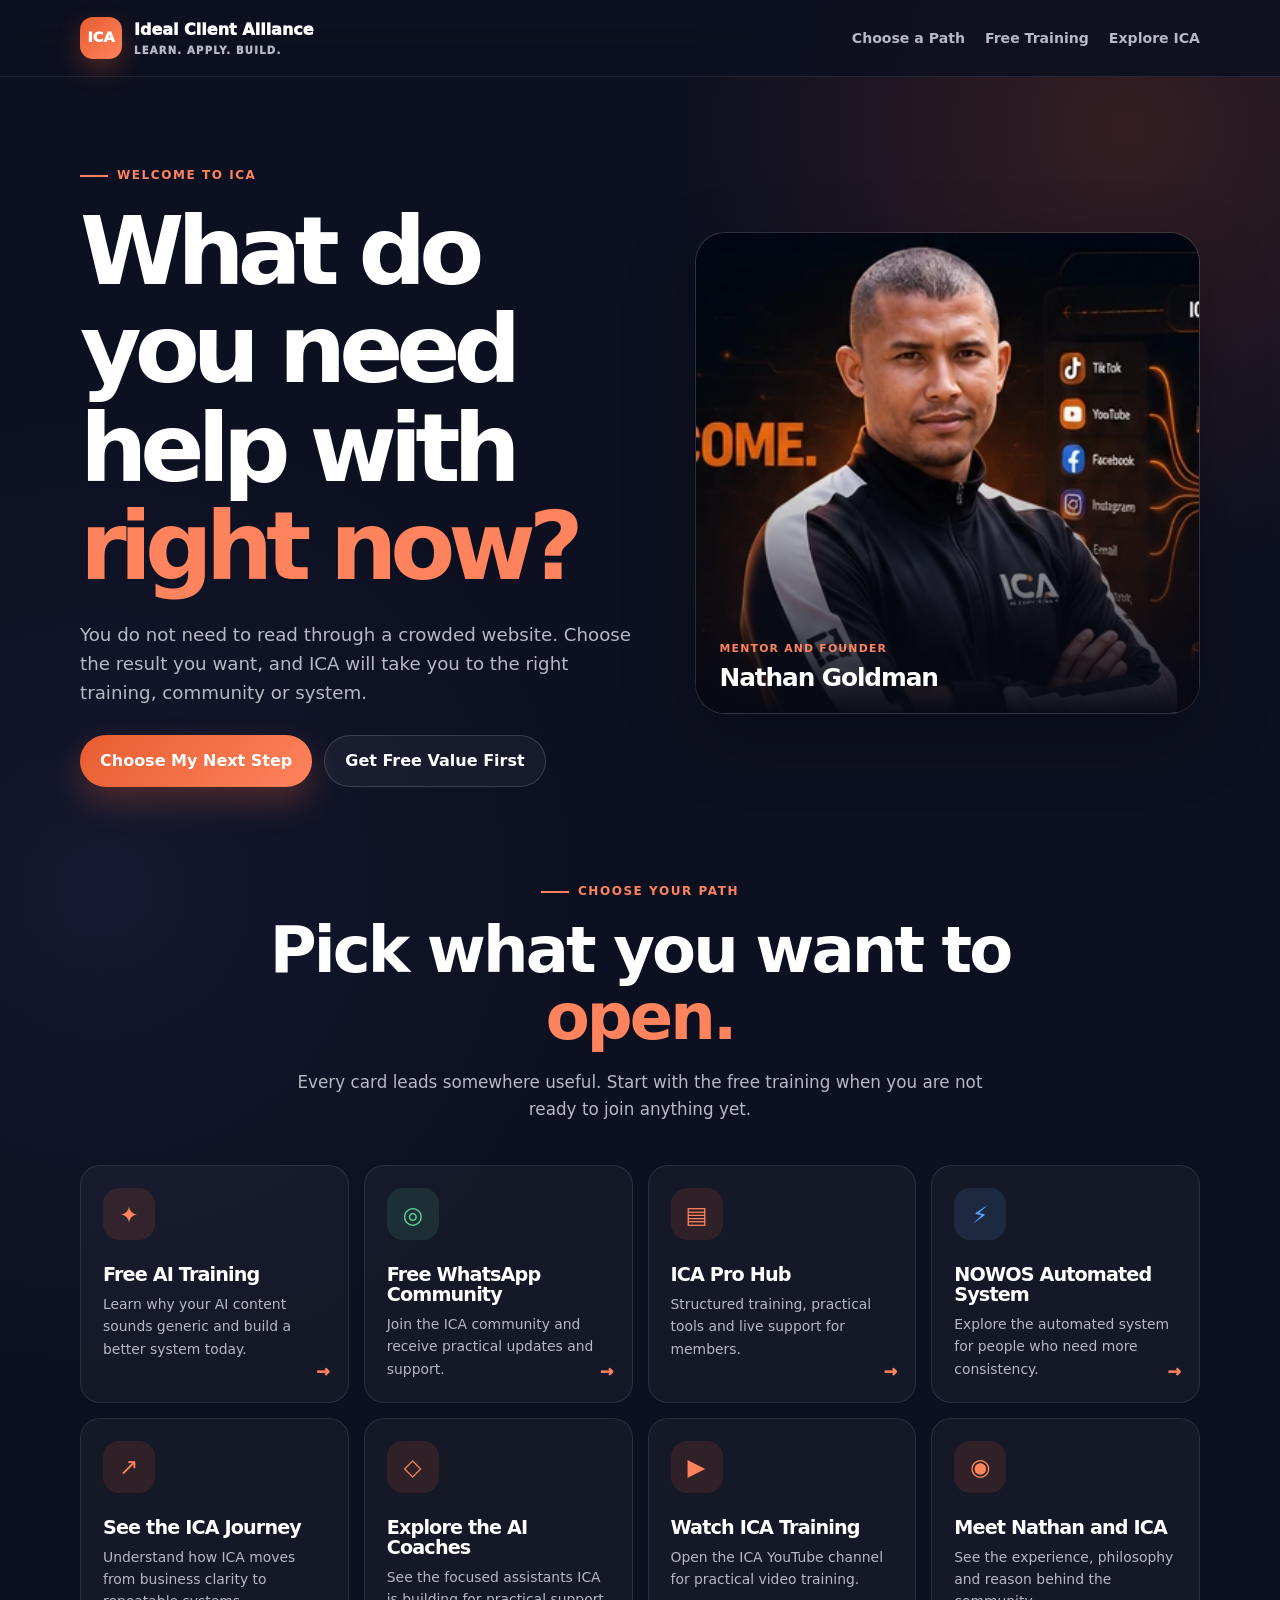
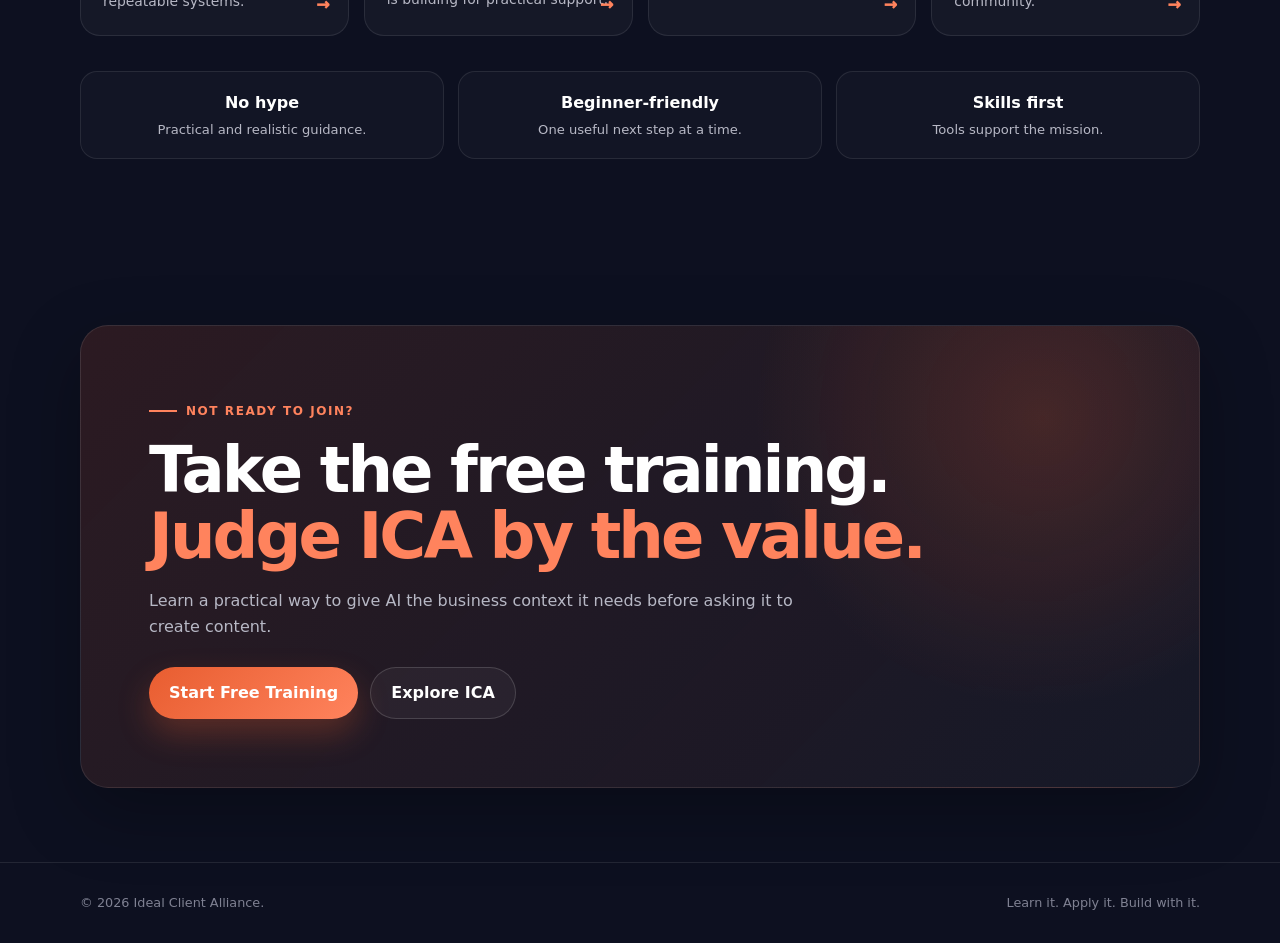
<file: index.html>
<!DOCTYPE html>
<html lang="en">
<head>
  <meta charset="UTF-8">
  <meta name="viewport" content="width=device-width, initial-scale=1">
  <meta name="description" content="Choose the ICA training, support or automated system that fits what you need right now.">
  <meta name="theme-color" content="#0d1020">
  <title>Ideal Client Alliance | Choose Your Next Step</title>
  <link rel="stylesheet" href="css/styles.css">
  <script src="js/main.js" defer></script>
</head>
<body>
<header class="header">
  <div class="container nav">
    <a class="brand" href="index.html">
      <span class="brand-mark">ICA</span>
      <span>
        Ideal Client Alliance
        <small>Learn. Apply. Build.</small>
      </span>
    </a>

    <nav class="nav-links" aria-label="Main navigation">
      <a href="index.html#choose">Choose a Path</a>
      <a href="free-training.html">Free Training</a>
      <a href="explore-ica.html">Explore ICA</a>
    </nav>

    <button class="mobile-menu-button" type="button" aria-label="Open menu" aria-expanded="false">
      ☰
    </button>
  </div>
</header>

<main>
  <section class="hero">
    <div class="container hero-grid">
      <div>
        <span class="eyebrow">Welcome to ICA</span>
        <h1>
          What do you need help with
          <span class="orange">right now?</span>
        </h1>
        <p>
          You do not need to read through a crowded website. Choose the result you want,
          and ICA will take you to the right training, community or system.
        </p>
        <div class="hero-actions">
          <a class="button button-primary" href="#choose">Choose My Next Step</a>
          <a class="button button-secondary" href="free-training.html">Get Free Value First</a>
        </div>
      </div>

      <div class="hero-visual glass">
        <img src="assets/images/nathan-goldman-ica.webp" alt="Nathan Goldman wearing a black and white ICA tracksuit">
        <div class="hero-caption">
          <small>Mentor and Founder</small>
          <h3>Nathan Goldman</h3>
        </div>
      </div>
    </div>
  </section>

  <section class="choose" id="choose">
    <div class="container">
      <div class="choose-head">
        <span class="eyebrow">Choose your path</span>
        <h2 class="section-title">Pick what you want to <span class="orange">open.</span></h2>
        <p class="section-copy">
          Every card leads somewhere useful. Start with the free training when you are not ready to join anything yet.
        </p>
      </div>

      <div class="choice-grid">
        <a class="choice-card" href="free-training.html">
          <span class="choice-icon">✦</span>
          <h3>Free AI Training</h3>
          <p>Learn why your AI content sounds generic and build a better system today.</p>
          <span class="choice-arrow">→</span>
        </a>

        <a class="choice-card green" href="https://chat.whatsapp.com/ElAxhWWs9pXEI2l2cNnXFE?s=cl&p=i&ilr=4" target="_blank" rel="noopener">
          <span class="choice-icon">◎</span>
          <h3>Free WhatsApp Community</h3>
          <p>Join the ICA community and receive practical updates and support.</p>
          <span class="choice-arrow">→</span>
        </a>

        <a class="choice-card" href="https://stan.store/lrmobi/p/youre-close-youre-just-missing-the-system" target="_blank" rel="noopener">
          <span class="choice-icon">▤</span>
          <h3>ICA Pro Hub</h3>
          <p>Structured training, practical tools and live support for members.</p>
          <span class="choice-arrow">→</span>
        </a>

        <a class="choice-card blue" href="https://nateg27.gonowos.com/" target="_blank" rel="noopener">
          <span class="choice-icon">⚡</span>
          <h3>NOWOS Automated System</h3>
          <p>Explore the automated system for people who need more consistency.</p>
          <span class="choice-arrow">→</span>
        </a>

        <a class="choice-card" href="explore-ica.html">
          <span class="choice-icon">↗</span>
          <h3>See the ICA Journey</h3>
          <p>Understand how ICA moves from business clarity to repeatable systems.</p>
          <span class="choice-arrow">→</span>
        </a>

        <a class="choice-card" href="explore-ica.html#ai-coaches">
          <span class="choice-icon">◇</span>
          <h3>Explore the AI Coaches</h3>
          <p>See the focused assistants ICA is building for practical support.</p>
          <span class="choice-arrow">→</span>
        </a>

        <a class="choice-card" href="https://www.youtube.com/@idealclientalliance" target="_blank" rel="noopener">
          <span class="choice-icon">▶</span>
          <h3>Watch ICA Training</h3>
          <p>Open the ICA YouTube channel for practical video training.</p>
          <span class="choice-arrow">→</span>
        </a>

        <a class="choice-card" href="explore-ica.html#about">
          <span class="choice-icon">◉</span>
          <h3>Meet Nathan and ICA</h3>
          <p>See the experience, philosophy and reason behind the community.</p>
          <span class="choice-arrow">→</span>
        </a>
      </div>

      <div class="proof-grid">
        <article class="proof-card">
          <strong>No hype</strong>
          <span>Practical and realistic guidance.</span>
        </article>
        <article class="proof-card">
          <strong>Beginner-friendly</strong>
          <span>One useful next step at a time.</span>
        </article>
        <article class="proof-card">
          <strong>Skills first</strong>
          <span>Tools support the mission.</span>
        </article>
      </div>
    </div>
  </section>

  <section class="cta-section">
    <div class="container">
      <div class="cta-card glass">
        <span class="eyebrow">Not ready to join?</span>
        <h2>Take the free training.<br><span class="orange">Judge ICA by the value.</span></h2>
        <p>
          Learn a practical way to give AI the business context it needs before asking it to create content.
        </p>
        <div class="hero-actions">
          <a class="button button-primary" href="free-training.html">Start Free Training</a>
          <a class="button button-secondary" href="explore-ica.html">Explore ICA</a>
        </div>
      </div>
    </div>
  </section>
</main>

<footer class="footer">
  <div class="container footer-inner">
    <span>© <span data-year></span> Ideal Client Alliance.</span>
    <span>Learn it. Apply it. Build with it.</span>
  </div>
</footer>
</body>
</html>
</file>
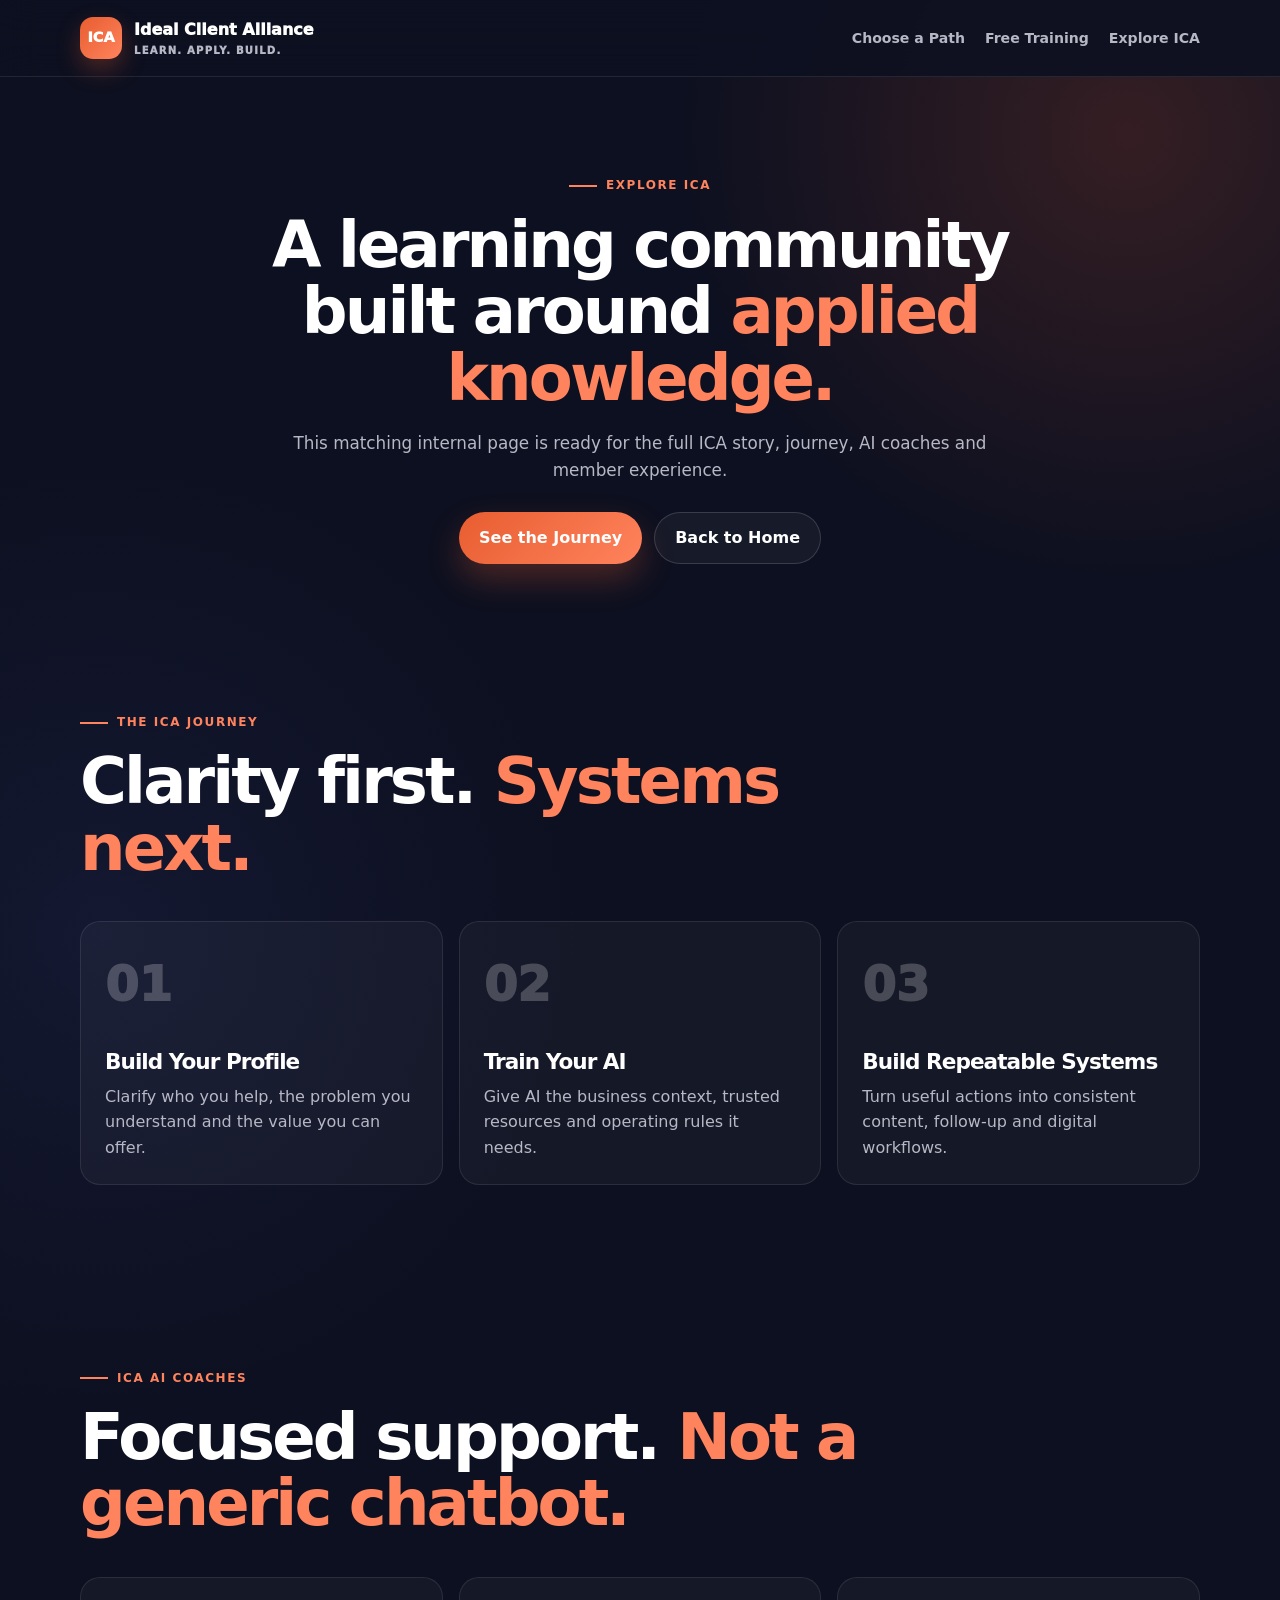
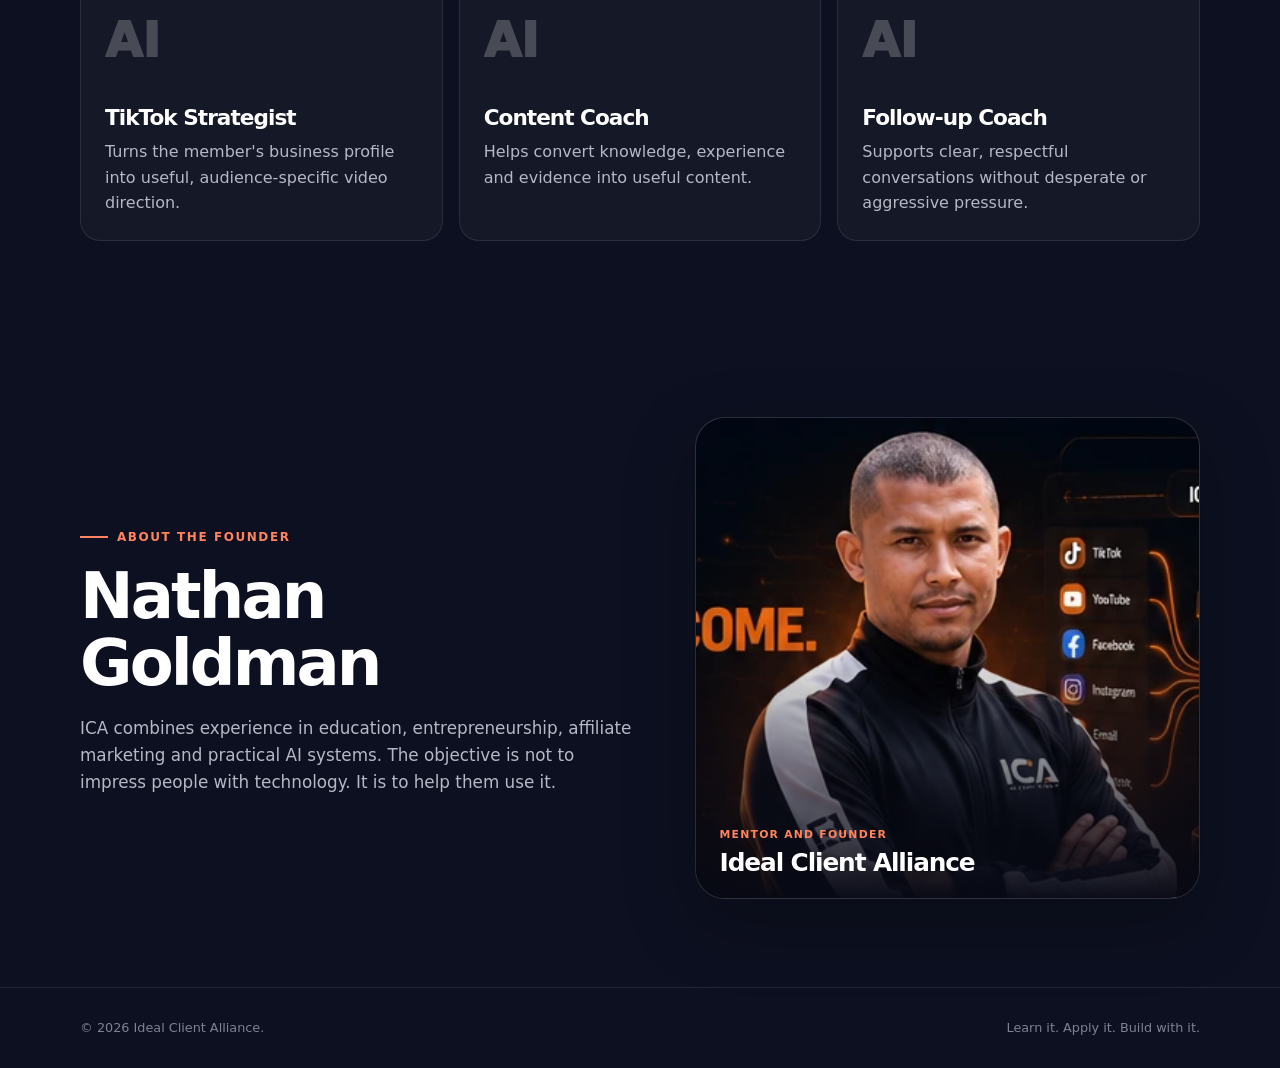
<file: explore-ica.html>
<!DOCTYPE html>
<html lang="en">
<head>
  <meta charset="UTF-8">
  <meta name="viewport" content="width=device-width, initial-scale=1">
  <meta name="description" content="Explore the ICA journey, philosophy and AI coaching system.">
  <title>Explore ICA | Ideal Client Alliance</title>
  <link rel="stylesheet" href="css/styles.css">
  <script src="js/main.js" defer></script>
</head>
<body>
<header class="header">
  <div class="container nav">
    <a class="brand" href="index.html">
      <span class="brand-mark">ICA</span>
      <span>
        Ideal Client Alliance
        <small>Learn. Apply. Build.</small>
      </span>
    </a>

    <nav class="nav-links" aria-label="Main navigation">
      <a href="index.html#choose">Choose a Path</a>
      <a href="free-training.html">Free Training</a>
      <a href="explore-ica.html">Explore ICA</a>
    </nav>

    <button class="mobile-menu-button" type="button" aria-label="Open menu" aria-expanded="false">
      ☰
    </button>
  </div>
</header>

<main>
  <section class="page-hero">
    <div class="container">
      <span class="eyebrow">Explore ICA</span>
      <h1 class="section-title">A learning community built around <span class="orange">applied knowledge.</span></h1>
      <p class="section-copy">
        This matching internal page is ready for the full ICA story, journey, AI coaches and member experience.
      </p>
      <div class="hero-actions" style="justify-content:center;">
        <a class="button button-primary" href="#journey">See the Journey</a>
        <a class="button button-secondary" href="index.html">Back to Home</a>
      </div>
    </div>
  </section>

  <section class="section" id="journey">
    <div class="container">
      <span class="eyebrow">The ICA journey</span>
      <h2 class="section-title">Clarity first. <span class="orange">Systems next.</span></h2>

      <div class="placeholder-grid">
        <article class="placeholder-card">
          <span>01</span>
          <h3>Build Your Profile</h3>
          <p>Clarify who you help, the problem you understand and the value you can offer.</p>
        </article>

        <article class="placeholder-card">
          <span>02</span>
          <h3>Train Your AI</h3>
          <p>Give AI the business context, trusted resources and operating rules it needs.</p>
        </article>

        <article class="placeholder-card">
          <span>03</span>
          <h3>Build Repeatable Systems</h3>
          <p>Turn useful actions into consistent content, follow-up and digital workflows.</p>
        </article>
      </div>
    </div>
  </section>

  <section class="section" id="ai-coaches">
    <div class="container">
      <span class="eyebrow">ICA AI coaches</span>
      <h2 class="section-title">Focused support. <span class="orange">Not a generic chatbot.</span></h2>

      <div class="placeholder-grid">
        <article class="placeholder-card">
          <span>AI</span>
          <h3>TikTok Strategist</h3>
          <p>Turns the member's business profile into useful, audience-specific video direction.</p>
        </article>

        <article class="placeholder-card">
          <span>AI</span>
          <h3>Content Coach</h3>
          <p>Helps convert knowledge, experience and evidence into useful content.</p>
        </article>

        <article class="placeholder-card">
          <span>AI</span>
          <h3>Follow-up Coach</h3>
          <p>Supports clear, respectful conversations without desperate or aggressive pressure.</p>
        </article>
      </div>
    </div>
  </section>

  <section class="section" id="about">
    <div class="container hero-grid">
      <div>
        <span class="eyebrow">About the founder</span>
        <h2 class="section-title">Nathan Goldman</h2>
        <p class="section-copy">
          ICA combines experience in education, entrepreneurship, affiliate marketing and practical AI systems.
          The objective is not to impress people with technology. It is to help them use it.
        </p>
      </div>

      <div class="hero-visual glass">
        <img src="assets/images/nathan-goldman-ica.webp" alt="Nathan Goldman wearing a black and white ICA tracksuit">
        <div class="hero-caption">
          <small>Mentor and Founder</small>
          <h3>Ideal Client Alliance</h3>
        </div>
      </div>
    </div>
  </section>
</main>

<footer class="footer">
  <div class="container footer-inner">
    <span>© <span data-year></span> Ideal Client Alliance.</span>
    <span>Learn it. Apply it. Build with it.</span>
  </div>
</footer>
</body>
</html>
</file>
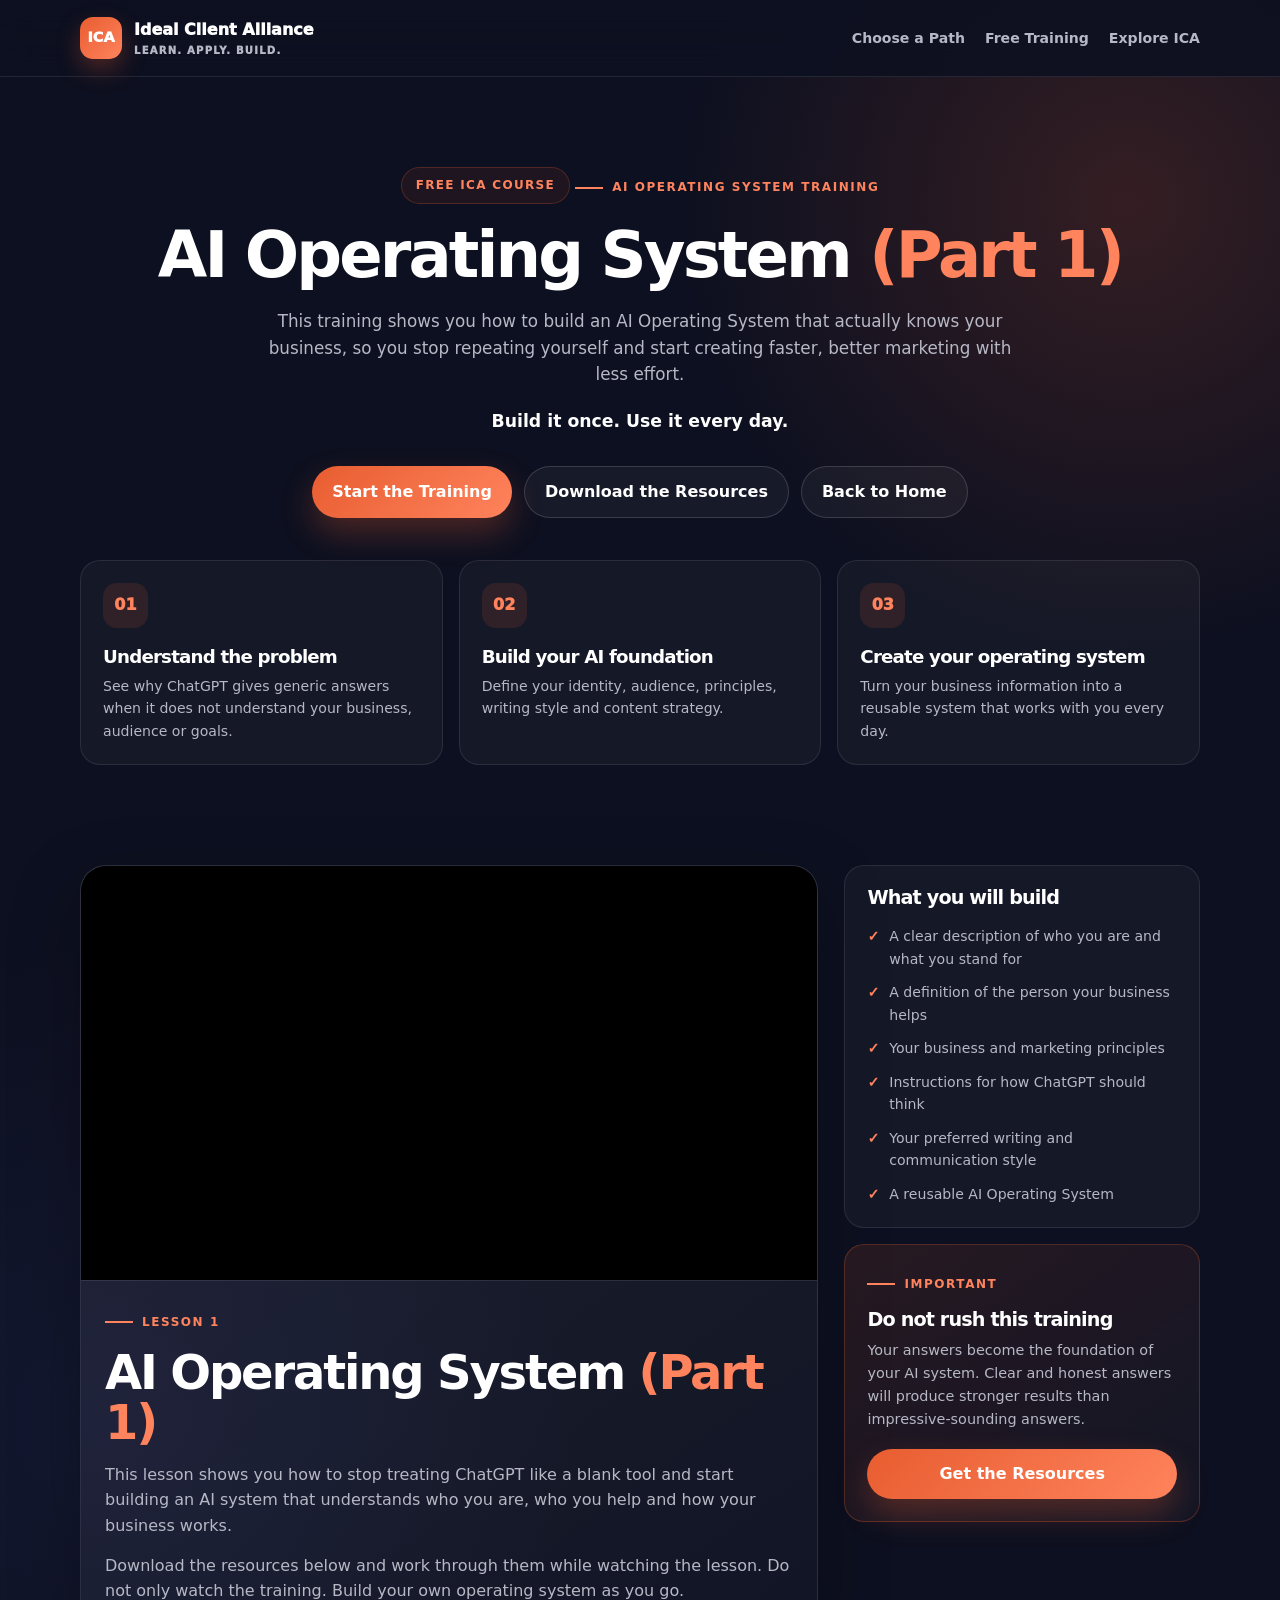
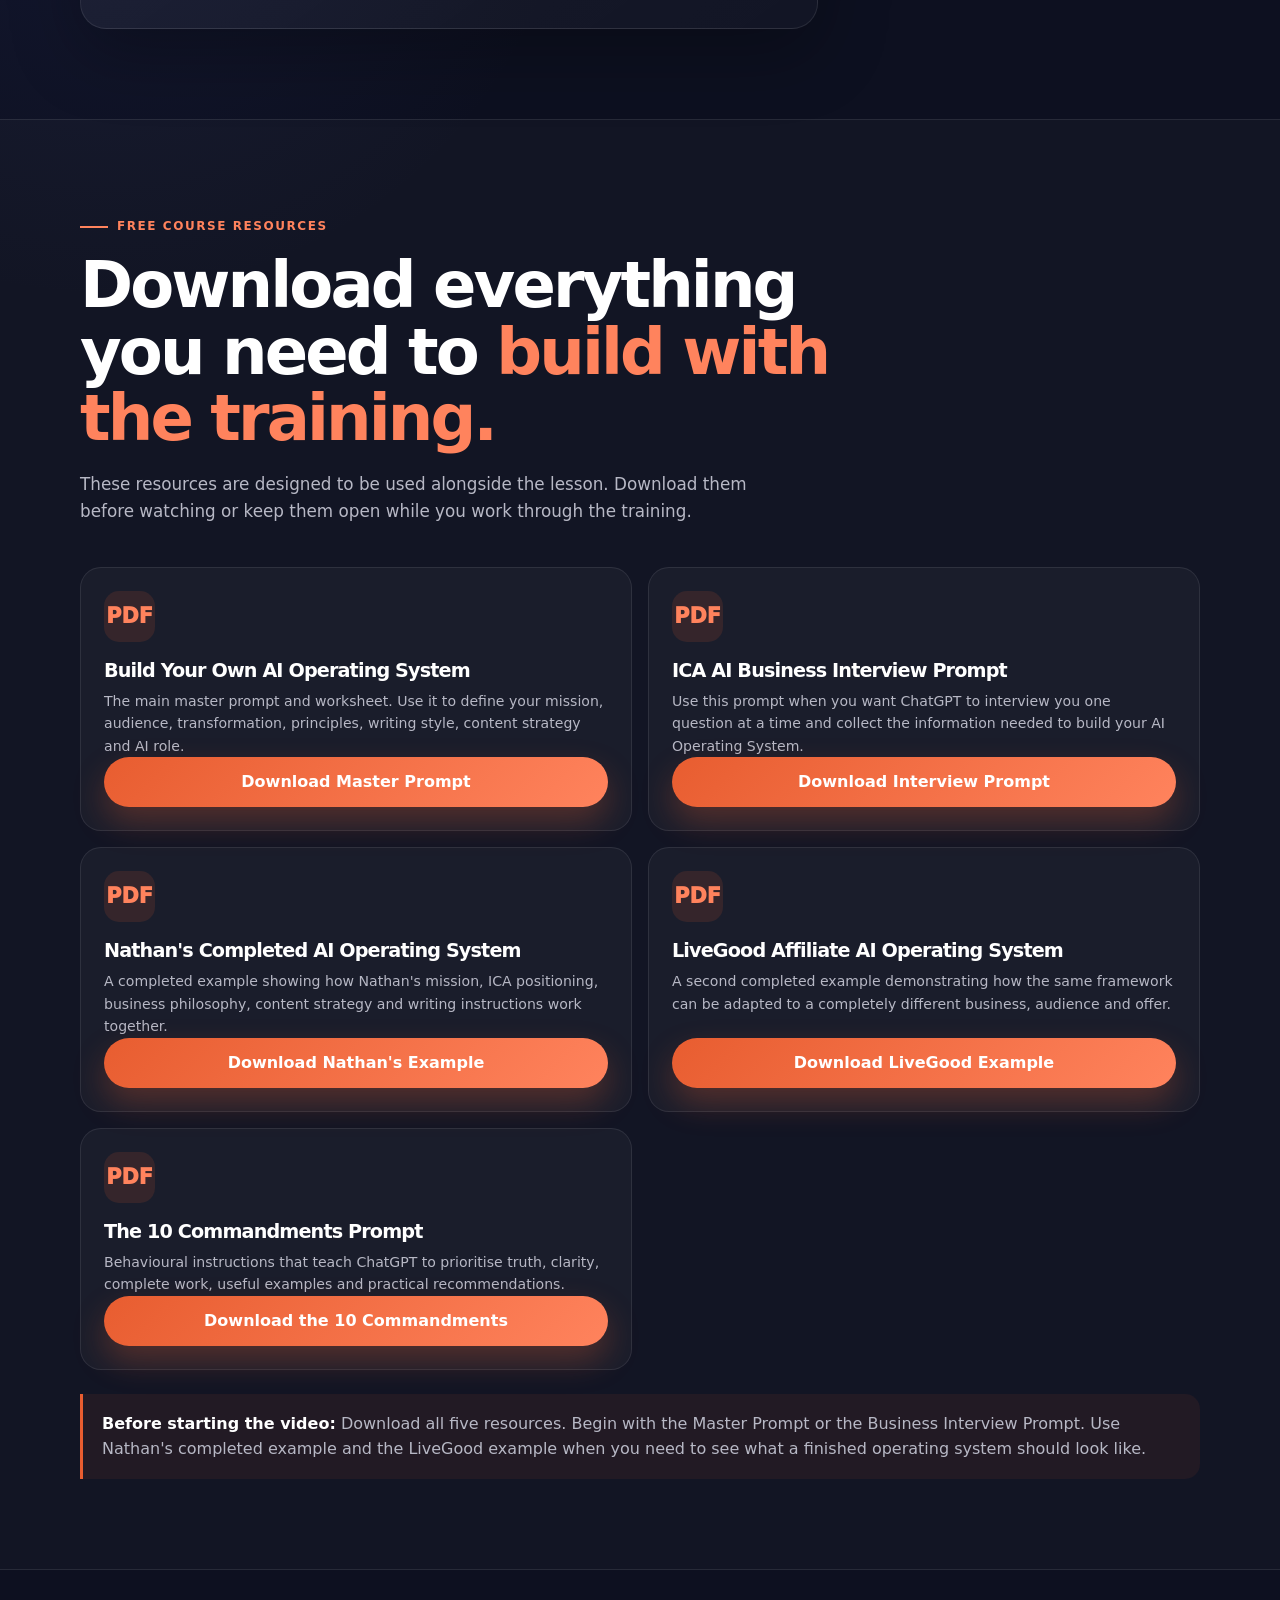
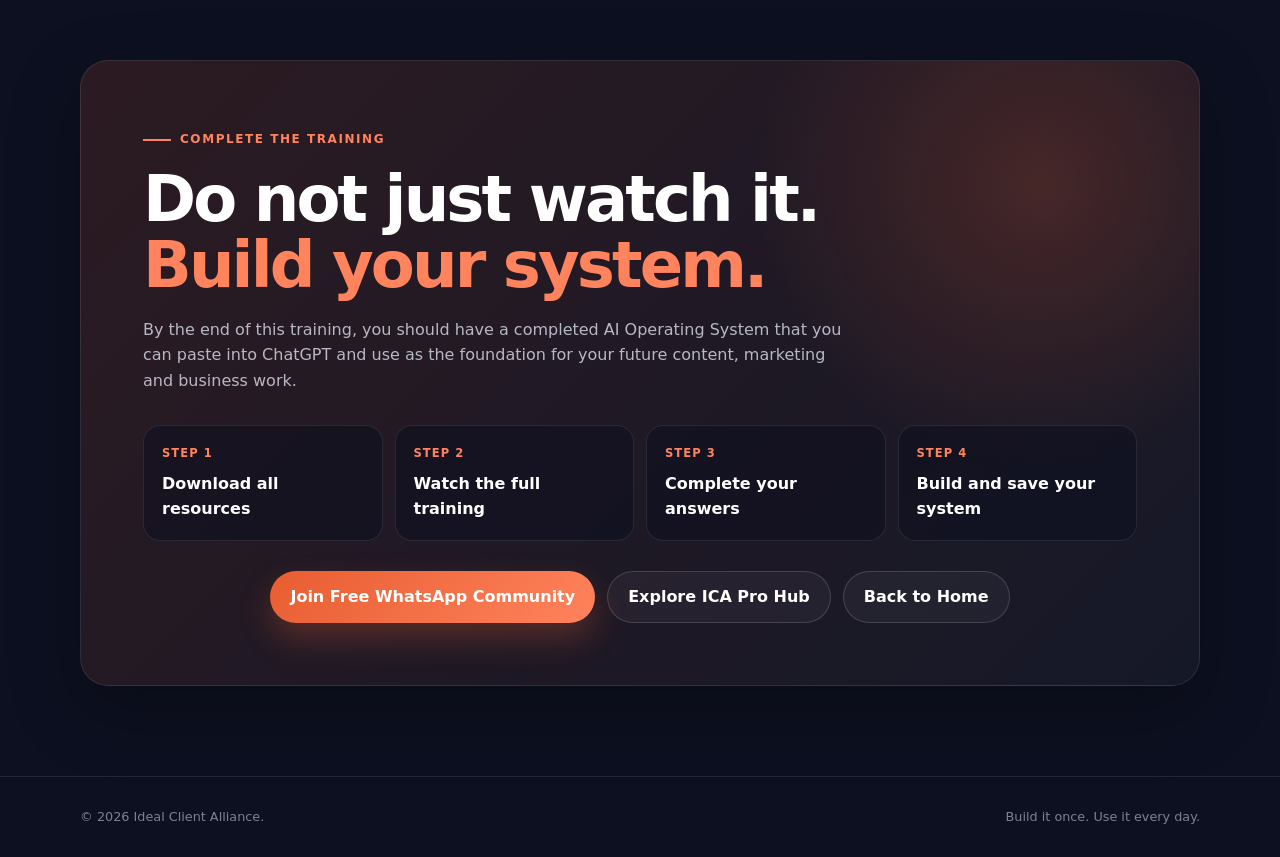
<file: free-training.html>
<!DOCTYPE html>
<html lang="en">
<head>
  <meta charset="UTF-8">

  <meta
    name="viewport"
    content="width=device-width, initial-scale=1"
  >

  <meta
    name="description"
    content="Free ICA training showing you how to build an AI Operating System that understands your business."
  >

  <meta name="theme-color" content="#0d1020">

  <title>AI Operating System Part 1 | Ideal Client Alliance</title>

  <link rel="stylesheet" href="css/styles.css">

  <script src="js/main.js" defer></script>

  <style>
    /* =========================================================
       FREE TRAINING PAGE
       Page-specific styling
       ========================================================= */

    .course-hero {
      padding: 90px 0 70px;
      text-align: center;
    }

    .course-hero .section-title {
      max-width: 980px;
      margin-inline: auto;
    }

    .course-hero .section-copy {
      max-width: 780px;
      margin-inline: auto;
    }

    .course-tag {
      display: inline-flex;
      align-items: center;
      gap: 9px;
      margin-bottom: 18px;
      border: 1px solid rgba(232, 93, 48, 0.25);
      border-radius: 999px;
      background: rgba(232, 93, 48, 0.08);
      padding: 8px 14px;
      color: var(--orange-light);
      font-size: 0.75rem;
      font-weight: 900;
      letter-spacing: 0.11em;
      text-transform: uppercase;
    }

    .course-statement {
      display: block;
      margin-top: 20px;
      color: var(--white);
      font-size: 1.08rem;
      font-weight: 900;
    }

    .course-actions {
      display: flex;
      flex-wrap: wrap;
      justify-content: center;
      gap: 12px;
      margin-top: 30px;
    }

    .course-overview {
      display: grid;
      grid-template-columns: repeat(3, 1fr);
      gap: 16px;
      margin-top: 42px;
    }

    .overview-card {
      min-height: 170px;
      border: 1px solid var(--border);
      border-radius: 20px;
      background: rgba(255, 255, 255, 0.035);
      padding: 22px;
      text-align: left;
    }

    .overview-card span {
      display: grid;
      width: 45px;
      height: 45px;
      place-items: center;
      border-radius: 14px;
      background: rgba(232, 93, 48, 0.13);
      color: var(--orange-light);
      font-weight: 950;
    }

    .overview-card h3 {
      margin-top: 20px;
      font-size: 1.14rem;
    }

    .overview-card p {
      margin-top: 8px;
      color: var(--grey);
      font-size: 0.88rem;
    }

    .video-section {
      padding: 30px 0 90px;
    }

    .video-layout {
      display: grid;
      grid-template-columns: minmax(0, 1.35fr) minmax(280px, 0.65fr);
      align-items: start;
      gap: 26px;
    }

    .video-card {
      overflow: hidden;
      border-radius: 26px;
    }

    .video-wrapper {
      position: relative;
      width: 100%;
      padding-bottom: 56.25%;
      background: #000;
    }

    .video-wrapper iframe {
      position: absolute;
      inset: 0;
      width: 100%;
      height: 100%;
      border: 0;
    }

    .video-details {
      border-top: 1px solid var(--border);
      padding: 24px;
    }

    .video-details h2 {
      font-size: clamp(1.8rem, 4vw, 3rem);
    }

    .video-details p {
      margin-top: 14px;
      color: var(--grey);
    }

    .lesson-sidebar {
      display: grid;
      gap: 16px;
    }

    .sidebar-card {
      border: 1px solid var(--border);
      border-radius: 20px;
      background: rgba(255, 255, 255, 0.035);
      padding: 22px;
    }

    .sidebar-card h3 {
      font-size: 1.2rem;
    }

    .sidebar-card p {
      margin-top: 9px;
      color: var(--grey);
      font-size: 0.9rem;
    }

    .lesson-list {
      display: grid;
      gap: 11px;
      margin-top: 17px;
      list-style: none;
    }

    .lesson-list li {
      display: flex;
      gap: 10px;
      color: var(--grey);
      font-size: 0.88rem;
    }

    .lesson-list li::before {
      color: var(--orange-light);
      content: "✓";
      font-weight: 950;
    }

    .action-card {
      border-color: rgba(232, 93, 48, 0.28);
      background:
        linear-gradient(
          145deg,
          rgba(232, 93, 48, 0.12),
          rgba(255, 255, 255, 0.025)
        );
    }

    .resources-section {
      padding: 90px 0;
      border-top: 1px solid var(--border);
      border-bottom: 1px solid var(--border);
      background: rgba(255, 255, 255, 0.018);
    }

    .resources-head {
      max-width: 760px;
    }

    .resource-grid {
      display: grid;
      grid-template-columns: repeat(2, 1fr);
      gap: 16px;
      margin-top: 42px;
    }

    .resource-card {
      display: flex;
      min-height: 230px;
      flex-direction: column;
      border: 1px solid var(--border);
      border-radius: 21px;
      background: rgba(255, 255, 255, 0.035);
      padding: 23px;
      transition:
        transform 0.18s ease,
        border-color 0.18s ease,
        background 0.18s ease;
    }

    .resource-card:hover {
      transform: translateY(-5px);
      border-color: rgba(232, 93, 48, 0.38);
      background: rgba(232, 93, 48, 0.07);
    }

    .resource-icon {
      display: grid;
      width: 51px;
      height: 51px;
      place-items: center;
      border-radius: 15px;
      background: rgba(232, 93, 48, 0.13);
      color: var(--orange-light);
      font-size: 1.3rem;
      font-weight: 950;
    }

    .resource-card h3 {
      margin-top: 19px;
      font-size: 1.2rem;
    }

    .resource-card p {
      margin-top: 9px;
      color: var(--grey);
      font-size: 0.88rem;
    }

    .resource-card .button {
      width: 100%;
      margin-top: auto;
    }

    .resource-note {
      margin-top: 24px;
      border-left: 3px solid var(--orange);
      border-radius: 0 15px 15px 0;
      background: rgba(232, 93, 48, 0.07);
      padding: 17px 19px;
      color: var(--grey);
    }

    .resource-note strong {
      color: var(--white);
    }

    .completion-section {
      padding: 90px 0;
    }

    .completion-card {
      overflow: hidden;
      border-radius: 28px;
      padding: clamp(30px, 6vw, 62px);
      background:
        radial-gradient(
          circle at 86% 20%,
          rgba(232, 93, 48, 0.2),
          transparent 18rem
        ),
        linear-gradient(
          135deg,
          rgba(232, 93, 48, 0.14),
          rgba(255, 255, 255, 0.035)
        );
    }

    .completion-card h2 {
      font-size: clamp(2.2rem, 5vw, 4.4rem);
    }

    .completion-card > p {
      max-width: 710px;
      margin-top: 18px;
      color: var(--grey);
    }

    .completion-steps {
      display: grid;
      grid-template-columns: repeat(4, 1fr);
      gap: 12px;
      margin-top: 32px;
    }

    .completion-step {
      border: 1px solid var(--border);
      border-radius: 17px;
      background: rgba(13, 16, 32, 0.55);
      padding: 18px;
    }

    .completion-step strong {
      display: block;
      color: var(--orange-light);
      font-size: 0.72rem;
      letter-spacing: 0.09em;
      text-transform: uppercase;
    }

    .completion-step span {
      display: block;
      margin-top: 8px;
      font-weight: 850;
    }

    @media (max-width: 980px) {
      .video-layout {
        grid-template-columns: 1fr;
      }

      .course-overview,
      .completion-steps {
        grid-template-columns: 1fr 1fr;
      }
    }

    @media (max-width: 700px) {
      .resource-grid {
        grid-template-columns: 1fr;
      }
    }

    @media (max-width: 620px) {
      .course-hero {
        padding-top: 70px;
      }

      .course-overview,
      .completion-steps {
        grid-template-columns: 1fr;
      }

      .course-actions {
        display: grid;
      }

      .course-actions .button {
        width: 100%;
      }

      .video-details,
      .sidebar-card,
      .resource-card {
        padding: 19px;
      }
    }
  </style>
</head>

<body>

<header class="header">
  <div class="container nav">

    <a class="brand" href="index.html">
      <span class="brand-mark">ICA</span>

      <span>
        Ideal Client Alliance
        <small>Learn. Apply. Build.</small>
      </span>
    </a>

    <nav class="nav-links" aria-label="Main navigation">
      <a href="index.html#choose">Choose a Path</a>
      <a href="free-training.html">Free Training</a>
      <a href="explore-ica.html">Explore ICA</a>
    </nav>

    <button
      class="mobile-menu-button"
      type="button"
      aria-label="Open menu"
      aria-expanded="false"
    >
      ☰
    </button>

  </div>
</header>

<main>

  <!-- ======================================================
       COURSE INTRODUCTION
       ====================================================== -->

  <section class="course-hero">

    <div class="container">

      <span class="course-tag">
        Free ICA Course
      </span>

      <span class="eyebrow">
        AI Operating System Training
      </span>

      <h1 class="section-title">
        AI Operating System
        <span class="orange">(Part 1)</span>
      </h1>

      <p class="section-copy">
        This training shows you how to build an AI Operating System
        that actually knows your business, so you stop repeating
        yourself and start creating faster, better marketing with
        less effort.
      </p>

      <strong class="course-statement">
        Build it once. Use it every day.
      </strong>

      <div class="course-actions">

        <a
          class="button button-primary"
          href="#course-video"
        >
          Start the Training
        </a>

        <a
          class="button button-secondary"
          href="#resources"
        >
          Download the Resources
        </a>

        <a
          class="button button-secondary"
          href="index.html"
        >
          Back to Home
        </a>

      </div>

      <div class="course-overview">

        <article class="overview-card">
          <span>01</span>

          <h3>Understand the problem</h3>

          <p>
            See why ChatGPT gives generic answers when it does not
            understand your business, audience or goals.
          </p>
        </article>

        <article class="overview-card">
          <span>02</span>

          <h3>Build your AI foundation</h3>

          <p>
            Define your identity, audience, principles, writing style
            and content strategy.
          </p>
        </article>

        <article class="overview-card">
          <span>03</span>

          <h3>Create your operating system</h3>

          <p>
            Turn your business information into a reusable system
            that works with you every day.
          </p>
        </article>

      </div>

    </div>

  </section>


  <!-- ======================================================
       VIDEO LESSON
       ====================================================== -->

  <section
    class="video-section"
    id="course-video"
  >

    <div class="container">

      <div class="video-layout">

        <article class="video-card glass">

          <div class="video-wrapper">

            <iframe
              src="https://www.youtube.com/embed/I6OfOA8sbFc?rel=0"
              title="AI Operating System Part 1"
              loading="lazy"
              allow="accelerometer; autoplay; clipboard-write; encrypted-media; gyroscope; picture-in-picture; web-share"
              allowfullscreen
            ></iframe>

          </div>

          <div class="video-details">

            <span class="eyebrow">
              Lesson 1
            </span>

            <h2>
              AI Operating System
              <span class="orange">(Part 1)</span>
            </h2>

            <p>
              This lesson shows you how to stop treating ChatGPT like
              a blank tool and start building an AI system that
              understands who you are, who you help and how your
              business works.
            </p>

            <p>
              Download the resources below and work through them while
              watching the lesson. Do not only watch the training.
              Build your own operating system as you go.
            </p>

          </div>

        </article>


        <aside class="lesson-sidebar">

          <article class="sidebar-card">

            <h3>
              What you will build
            </h3>

            <ul class="lesson-list">

              <li>
                A clear description of who you are and what you stand for
              </li>

              <li>
                A definition of the person your business helps
              </li>

              <li>
                Your business and marketing principles
              </li>

              <li>
                Instructions for how ChatGPT should think
              </li>

              <li>
                Your preferred writing and communication style
              </li>

              <li>
                A reusable AI Operating System
              </li>

            </ul>

          </article>


          <article class="sidebar-card action-card">

            <span class="eyebrow">
              Important
            </span>

            <h3>
              Do not rush this training
            </h3>

            <p>
              Your answers become the foundation of your AI system.
              Clear and honest answers will produce stronger results
              than impressive-sounding answers.
            </p>

            <a
              class="button button-primary"
              href="#resources"
              style="width:100%; margin-top:18px;"
            >
              Get the Resources
            </a>

          </article>

        </aside>

      </div>

    </div>

  </section>


  <!-- ======================================================
       DOWNLOADABLE RESOURCES
       ====================================================== -->

  <section
    class="resources-section"
    id="resources"
  >

    <div class="container">

      <div class="resources-head">

        <span class="eyebrow">
          Free course resources
        </span>

        <h2 class="section-title">
          Download everything you need to
          <span class="orange">build with the training.</span>
        </h2>

        <p class="section-copy">
          These resources are designed to be used alongside the
          lesson. Download them before watching or keep them open
          while you work through the training.
        </p>

      </div>


      <div class="resource-grid">

        <!-- Resource 1 -->

        <article class="resource-card">

          <span class="resource-icon">
            PDF
          </span>

          <h3>
            Build Your Own AI Operating System
          </h3>

          <p>
            The main master prompt and worksheet. Use it to define
            your mission, audience, transformation, principles,
            writing style, content strategy and AI role.
          </p>

          <a
            class="button button-primary"
            href="Resources/buildyourownaioperatingsystemmasterprompt.pdf"
            download
          >
            Download Master Prompt
          </a>

        </article>


        <!-- Resource 2 -->

        <article class="resource-card">

          <span class="resource-icon">
            PDF
          </span>

          <h3>
            ICA AI Business Interview Prompt
          </h3>

          <p>
            Use this prompt when you want ChatGPT to interview you
            one question at a time and collect the information needed
            to build your AI Operating System.
          </p>

          <a
            class="button button-primary"
            href="Resources/ICAAIBusinessInterviewPrompt.pdf"
            download
          >
            Download Interview Prompt
          </a>

        </article>


        <!-- Resource 3 -->

        <article class="resource-card">

          <span class="resource-icon">
            PDF
          </span>

          <h3>
            Nathan's Completed AI Operating System
          </h3>

          <p>
            A completed example showing how Nathan's mission, ICA
            positioning, business philosophy, content strategy and
            writing instructions work together.
          </p>

          <a
            class="button button-primary"
            href="Resources/masteraipromptexamplenathansanswers.pdf"
            download
          >
            Download Nathan's Example
          </a>

        </article>


        <!-- Resource 4 -->

        <article class="resource-card">

          <span class="resource-icon">
            PDF
          </span>

          <h3>
            LiveGood Affiliate AI Operating System
          </h3>

          <p>
            A second completed example demonstrating how the same
            framework can be adapted to a completely different
            business, audience and offer.
          </p>

          <a
            class="button button-primary"
            href="Resources/livegoodaffiliateaioperatingsystemexample%20(1).pdf"
            download
          >
            Download LiveGood Example
          </a>

        </article>


        <!-- Resource 5 -->

        <article class="resource-card">

          <span class="resource-icon">
            PDF
          </span>

          <h3>
            The 10 Commandments Prompt
          </h3>

          <p>
            Behavioural instructions that teach ChatGPT to prioritise
            truth, clarity, complete work, useful examples and
            practical recommendations.
          </p>

          <a
            class="button button-primary"
            href="Resources/the10commandmentsprompt.pdf"
            download
          >
            Download the 10 Commandments
          </a>

        </article>

      </div>


      <div class="resource-note">

        <strong>Before starting the video:</strong>

        Download all five resources. Begin with the Master Prompt or
        the Business Interview Prompt. Use Nathan's completed example
        and the LiveGood example when you need to see what a finished
        operating system should look like.

      </div>

    </div>

  </section>


  <!-- ======================================================
       COURSE COMPLETION
       ====================================================== -->

  <section class="completion-section">

    <div class="container">

      <div class="completion-card glass">

        <span class="eyebrow">
          Complete the training
        </span>

        <h2>
          Do not just watch it.
          <br>
          <span class="orange">
            Build your system.
          </span>
        </h2>

        <p>
          By the end of this training, you should have a completed
          AI Operating System that you can paste into ChatGPT and use
          as the foundation for your future content, marketing and
          business work.
        </p>

        <div class="completion-steps">

          <article class="completion-step">
            <strong>Step 1</strong>
            <span>Download all resources</span>
          </article>

          <article class="completion-step">
            <strong>Step 2</strong>
            <span>Watch the full training</span>
          </article>

          <article class="completion-step">
            <strong>Step 3</strong>
            <span>Complete your answers</span>
          </article>

          <article class="completion-step">
            <strong>Step 4</strong>
            <span>Build and save your system</span>
          </article>

        </div>

        <div class="course-actions">

          <a
            class="button button-primary"
            href="https://chat.whatsapp.com/ElAxhWWs9pXEI2l2cNnXFE?s=cl&p=i&ilr=4"
            target="_blank"
            rel="noopener"
          >
            Join Free WhatsApp Community
          </a>

          <a
            class="button button-secondary"
            href="https://stan.store/lrmobi/p/youre-close-youre-just-missing-the-system"
            target="_blank"
            rel="noopener"
          >
            Explore ICA Pro Hub
          </a>

          <a
            class="button button-secondary"
            href="index.html"
          >
            Back to Home
          </a>

        </div>

      </div>

    </div>

  </section>

</main>


<footer class="footer">

  <div class="container footer-inner">

    <span>
      © <span data-year></span> Ideal Client Alliance.
    </span>

    <span>
      Build it once. Use it every day.
    </span>

  </div>

</footer>

</body>
</html>
</file>
<file: css/styles.css>
/* =========================================================
   ICA WEBSITE — SHARED STYLES
   ========================================================= */

:root {
  --deep: #0d1020;
  --navy: #1a1a2e;
  --panel: #17192c;
  --orange: #e85d30;
  --orange-light: #ff835d;
  --white: #ffffff;
  --grey: #b7b8c5;
  --grey-dark: #7f8192;
  --green: #5dd39e;
  --blue: #59a7ff;
  --border: rgba(255, 255, 255, 0.09);
  --container: 1120px;
  --shadow: 0 24px 70px rgba(0, 0, 0, 0.28);
}

* {
  box-sizing: border-box;
  margin: 0;
  padding: 0;
}

html {
  scroll-behavior: smooth;
}

body {
  min-height: 100vh;
  overflow-x: hidden;
  background:
    radial-gradient(circle at 88% 5%, rgba(232, 93, 48, 0.18), transparent 28rem),
    radial-gradient(circle at 8% 35%, rgba(70, 82, 170, 0.12), transparent 30rem),
    var(--deep);
  color: var(--white);
  font-family: Inter, ui-sans-serif, system-ui, -apple-system, BlinkMacSystemFont, "Segoe UI", sans-serif;
  line-height: 1.6;
}

a {
  color: inherit;
  text-decoration: none;
}

button,
input,
textarea {
  font: inherit;
}

img {
  display: block;
  max-width: 100%;
}

.container {
  width: min(calc(100% - 36px), var(--container));
  margin-inline: auto;
}

.header {
  position: sticky;
  top: 0;
  z-index: 50;
  border-bottom: 1px solid var(--border);
  background: rgba(13, 16, 32, 0.88);
  backdrop-filter: blur(18px);
  -webkit-backdrop-filter: blur(18px);
}

.nav {
  display: flex;
  min-height: 76px;
  align-items: center;
  justify-content: space-between;
  gap: 20px;
}

.brand {
  display: inline-flex;
  align-items: center;
  gap: 12px;
  font-weight: 950;
}

.brand-mark {
  display: grid;
  width: 42px;
  height: 42px;
  place-items: center;
  border-radius: 13px;
  background: linear-gradient(135deg, var(--orange), var(--orange-light));
  box-shadow: 0 10px 24px rgba(232, 93, 48, 0.3);
  font-size: 0.9rem;
}

.brand small {
  display: block;
  color: var(--grey);
  font-size: 0.63rem;
  letter-spacing: 0.12em;
  text-transform: uppercase;
}

.nav-links {
  display: flex;
  align-items: center;
  gap: 20px;
  color: var(--grey);
  font-size: 0.88rem;
  font-weight: 800;
}

.nav-links a:hover {
  color: var(--white);
}

.mobile-menu-button {
  display: none;
  width: 44px;
  height: 44px;
  place-items: center;
  border: 1px solid var(--border);
  border-radius: 12px;
  background: rgba(255,255,255,.05);
  color: var(--white);
  cursor: pointer;
}

.button {
  display: inline-flex;
  min-height: 50px;
  align-items: center;
  justify-content: center;
  gap: 9px;
  border: 0;
  border-radius: 999px;
  padding: 12px 20px;
  font-weight: 900;
  transition: transform 0.18s ease, box-shadow 0.18s ease, background 0.18s ease;
}

.button:hover {
  transform: translateY(-2px);
}

.button-primary {
  background: linear-gradient(135deg, var(--orange), var(--orange-light));
  color: var(--white);
  box-shadow: 0 15px 32px rgba(232, 93, 48, 0.28);
}

.button-secondary {
  border: 1px solid rgba(255, 255, 255, 0.15);
  background: rgba(255, 255, 255, 0.045);
  color: var(--white);
}

.eyebrow {
  display: inline-flex;
  align-items: center;
  gap: 9px;
  margin-bottom: 16px;
  color: var(--orange-light);
  font-size: 0.75rem;
  font-weight: 900;
  letter-spacing: 0.13em;
  text-transform: uppercase;
}

.eyebrow::before {
  width: 28px;
  height: 2px;
  background: currentColor;
  content: "";
}

.orange {
  color: var(--orange-light);
}

h1,
h2,
h3 {
  line-height: 1.04;
  letter-spacing: -0.045em;
}

.section {
  padding: 88px 0;
}

.section-title {
  max-width: 820px;
  font-size: clamp(2.2rem, 5vw, 4.5rem);
}

.section-copy {
  max-width: 720px;
  margin-top: 19px;
  color: var(--grey);
  font-size: 1.05rem;
}

.glass {
  border: 1px solid var(--border);
  background: linear-gradient(145deg, rgba(255, 255, 255, 0.07), rgba(255, 255, 255, 0.025));
  box-shadow: var(--shadow);
}

.hero {
  padding: 82px 0 46px;
}

.hero-grid {
  display: grid;
  grid-template-columns: 1.05fr 0.95fr;
  align-items: center;
  gap: 56px;
}

.hero h1 {
  font-size: clamp(3.2rem, 7.4vw, 6.6rem);
  letter-spacing: -0.075em;
}

.hero p {
  max-width: 660px;
  margin-top: 24px;
  color: var(--grey);
  font-size: 1.14rem;
}

.hero-actions {
  display: flex;
  flex-wrap: wrap;
  gap: 12px;
  margin-top: 28px;
}

.hero-visual {
  position: relative;
  min-height: 480px;
  overflow: hidden;
  border-radius: 30px;
}

.hero-visual img {
  width: 100%;
  height: 480px;
  object-fit: cover;
  object-position: center top;
}

.hero-visual::after {
  position: absolute;
  inset: auto 0 0;
  height: 55%;
  background: linear-gradient(to top, rgba(7, 9, 20, 0.98), transparent);
  content: "";
}

.hero-caption {
  position: absolute;
  z-index: 2;
  right: 24px;
  bottom: 22px;
  left: 24px;
}

.hero-caption small {
  color: var(--orange-light);
  font-size: 0.68rem;
  font-weight: 900;
  letter-spacing: 0.11em;
  text-transform: uppercase;
}

.hero-caption h3 {
  margin-top: 5px;
  font-size: 1.55rem;
}

.choose {
  padding: 42px 0 92px;
}

.choose-head {
  text-align: center;
}

.choose-head .section-title,
.choose-head .section-copy {
  margin-inline: auto;
}

.choice-grid {
  display: grid;
  grid-template-columns: repeat(4, 1fr);
  gap: 15px;
  margin-top: 42px;
}

.choice-card {
  position: relative;
  display: flex;
  min-height: 210px;
  flex-direction: column;
  border: 1px solid var(--border);
  border-radius: 20px;
  background: rgba(255, 255, 255, 0.035);
  padding: 22px;
  transition: transform 0.18s ease, border-color 0.18s ease, background 0.18s ease;
}

.choice-card:hover {
  transform: translateY(-6px);
  border-color: rgba(232, 93, 48, 0.38);
  background: rgba(232, 93, 48, 0.075);
}

.choice-icon {
  display: grid;
  width: 52px;
  height: 52px;
  place-items: center;
  border-radius: 16px;
  background: rgba(232, 93, 48, 0.13);
  color: var(--orange-light);
  font-size: 1.45rem;
}

.choice-card.green .choice-icon {
  background: rgba(93, 211, 158, 0.12);
  color: var(--green);
}

.choice-card.blue .choice-icon {
  background: rgba(89, 167, 255, 0.12);
  color: var(--blue);
}

.choice-card h3 {
  margin-top: 25px;
  font-size: 1.2rem;
}

.choice-card p {
  margin-top: 8px;
  color: var(--grey);
  font-size: 0.87rem;
}

.choice-arrow {
  position: absolute;
  right: 18px;
  bottom: 17px;
  color: var(--orange-light);
  font-weight: 950;
}

.proof-grid {
  display: grid;
  grid-template-columns: repeat(3, 1fr);
  gap: 14px;
  margin-top: 35px;
}

.proof-card {
  border: 1px solid var(--border);
  border-radius: 17px;
  background: rgba(255, 255, 255, 0.025);
  padding: 18px;
  text-align: center;
}

.proof-card span {
  display: block;
  margin-top: 4px;
  color: var(--grey);
  font-size: 0.82rem;
}

.cta-section {
  padding: 74px 0;
}

.cta-card {
  overflow: hidden;
  border-radius: 28px;
  padding: clamp(30px, 7vw, 68px);
  background:
    radial-gradient(circle at 86% 20%, rgba(232, 93, 48, 0.2), transparent 18rem),
    linear-gradient(135deg, rgba(232, 93, 48, 0.14), rgba(255, 255, 255, 0.035));
}

.cta-card h2 {
  font-size: clamp(2.2rem, 5vw, 4.5rem);
}

.cta-card p {
  max-width: 680px;
  margin-top: 18px;
  color: var(--grey);
}

.page-hero {
  padding: 92px 0 54px;
  text-align: center;
}

.page-hero .section-title,
.page-hero .section-copy {
  margin-inline: auto;
}

.placeholder-grid {
  display: grid;
  grid-template-columns: repeat(3, 1fr);
  gap: 16px;
  margin-top: 40px;
}

.placeholder-card {
  min-height: 230px;
  border: 1px solid var(--border);
  border-radius: 20px;
  background: rgba(255,255,255,.035);
  padding: 24px;
}

.placeholder-card span {
  color: rgba(255,255,255,.22);
  font-size: 3rem;
  font-weight: 950;
}

.placeholder-card h3 {
  margin-top: 28px;
  font-size: 1.35rem;
}

.placeholder-card p {
  margin-top: 10px;
  color: var(--grey);
}

.footer {
  border-top: 1px solid var(--border);
  padding: 30px 0;
  color: var(--grey-dark);
  font-size: 0.8rem;
}

.footer-inner {
  display: flex;
  justify-content: space-between;
  gap: 20px;
}

@media (max-width: 980px) {
  .hero-grid {
    grid-template-columns: 1fr;
  }

  .hero-visual {
    max-width: 650px;
  }

  .choice-grid {
    grid-template-columns: 1fr 1fr;
  }

  .placeholder-grid {
    grid-template-columns: 1fr;
  }
}

@media (max-width: 700px) {
  .mobile-menu-button {
    display: grid;
  }

  .nav-links {
    position: fixed;
    inset: 76px 14px auto;
    display: none;
    flex-direction: column;
    align-items: stretch;
    gap: 6px;
    border: 1px solid var(--border);
    border-radius: 18px;
    background: rgba(13,16,32,.98);
    box-shadow: var(--shadow);
    padding: 16px;
  }

  .nav-links.open {
    display: flex;
  }

  .nav-links a {
    border-radius: 12px;
    padding: 11px 12px;
  }

  .nav-links a:hover {
    background: rgba(255,255,255,.05);
  }
}

@media (max-width: 620px) {
  .hero {
    padding-top: 58px;
  }

  .hero h1 {
    font-size: clamp(3rem, 16vw, 4.9rem);
  }

  .hero-actions {
    display: grid;
  }

  .hero-actions .button {
    width: 100%;
  }

  .hero-visual,
  .hero-visual img {
    min-height: 450px;
    height: 450px;
  }

  .choice-grid,
  .proof-grid {
    grid-template-columns: 1fr;
  }

  .footer-inner {
    flex-direction: column;
  }
}
</file>
